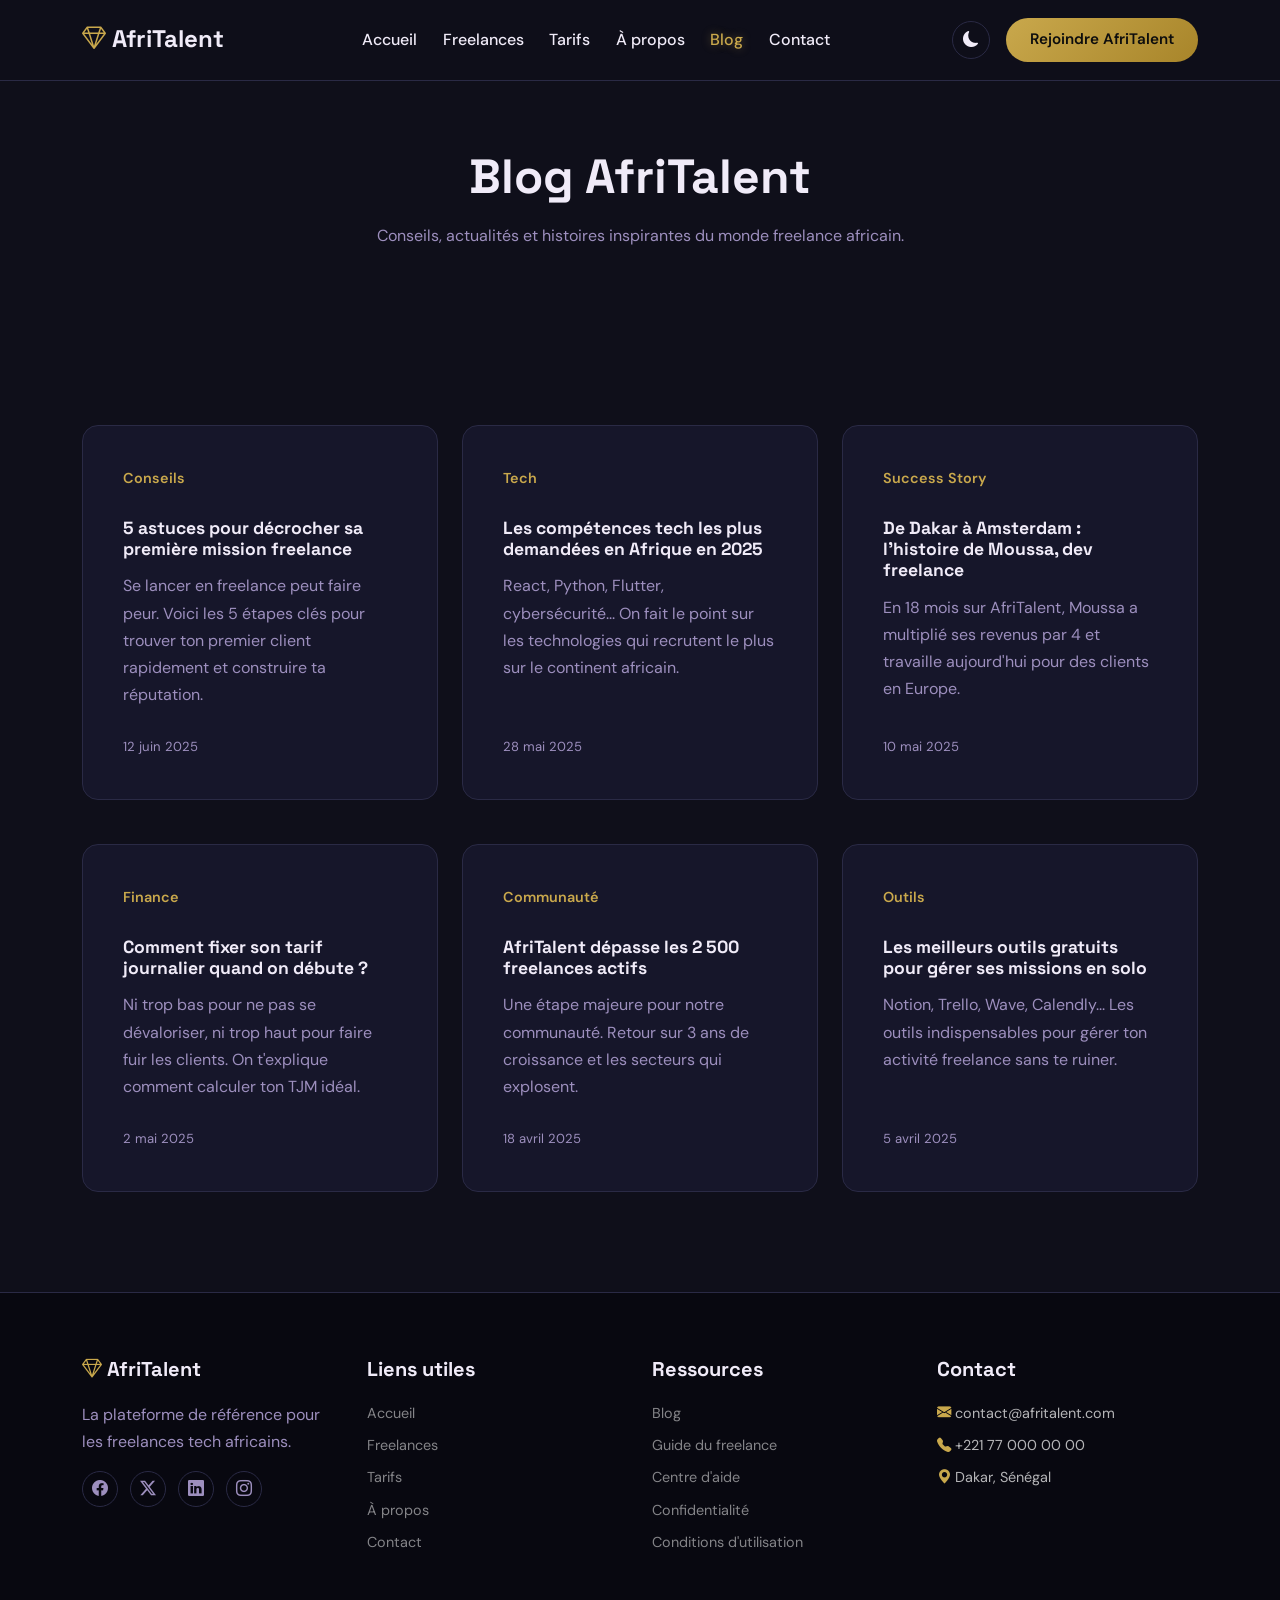
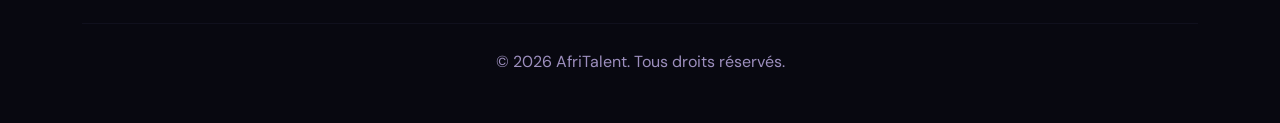
<file: blog.html>
<!DOCTYPE html>
<html lang="fr">
<head>
  <meta charset="UTF-8">
  <meta name="viewport" content="width=device-width, initial-scale=1.0">
  <title>AfriTalent — Blog</title>

  <link href="https://cdn.jsdelivr.net/npm/bootstrap@5.3.3/dist/css/bootstrap.min.css" rel="stylesheet">
  <link href="https://cdn.jsdelivr.net/npm/bootstrap-icons@1.11.3/font/bootstrap-icons.css" rel="stylesheet">
  <link href="https://fonts.googleapis.com/css2?family=Space+Grotesk:wght@700;800&family=DM+Sans:wght@400;500&display=swap" rel="stylesheet">
  <link rel="stylesheet" href="css/style.css">
</head>
<body>

  <!-- navbar -->
  <header>
    <nav class="navbar navbar-expand-lg fixed-top" id="barre-nav">
      <div class="container">

        <a class="navbar-brand" href="index.html">
          <i class="bi bi-gem"></i> AfriTalent
        </a>

        <button class="navbar-toggler" type="button"
          data-bs-toggle="collapse"
          data-bs-target="#menu-principal"
          aria-controls="menu-principal"
          aria-expanded="false"
          aria-label="Ouvrir le menu">
          <span class="navbar-toggler-icon"></span>
        </button>

        <div class="collapse navbar-collapse" id="menu-principal">
          <ul class="navbar-nav mx-auto">
            <li class="nav-item"><a class="nav-link" href="index.html">Accueil</a></li>
            <li class="nav-item"><a class="nav-link" href="freelances.html">Freelances</a></li>
            <li class="nav-item"><a class="nav-link" href="tarifs.html">Tarifs</a></li>
            <li class="nav-item"><a class="nav-link" href="about.html">À propos</a></li>
            <li class="nav-item"><a class="nav-link active" href="blog.html">Blog</a></li>
            <li class="nav-item"><a class="nav-link" href="contact.html">Contact</a></li>
          </ul>
          <div class="d-flex align-items-center gap-3">
            <button id="bouton-theme" aria-label="Changer le thème">
              <i class="bi bi-moon-fill"></i>
            </button>
            <a href="freelances.html" class="btn btn-inscription">Rejoindre AfriTalent</a>
          </div>
        </div>

      </div>
    </nav>
  </header>

  <main>

    <!-- en-tête page -->
    <section id="entete-page">
      <div class="container text-center">
        <h1>Blog AfriTalent</h1>
        <p>Conseils, actualités et histoires inspirantes du monde freelance africain.</p>
      </div>
    </section>

    <!-- articles -->
    <section id="liste-articles">
      <div class="container">
        <div class="row g-4">

          <!-- Article 1 -->
          <div class="col-lg-4 col-md-6">
            <div class="carte-bento">
              <span class="poste-membre">Conseils</span>
              <h3>5 astuces pour décrocher sa première mission freelance</h3>
              <p>Se lancer en freelance peut faire peur. Voici les 5 étapes clés pour trouver ton premier client rapidement et construire ta réputation.</p>
              <small>12 juin 2025</small>
            </div>
          </div>

          <!-- Article 2 -->
          <div class="col-lg-4 col-md-6">
            <div class="carte-bento">
              <span class="poste-membre">Tech</span>
              <h3>Les compétences tech les plus demandées en Afrique en 2025</h3>
              <p>React, Python, Flutter, cybersécurité... On fait le point sur les technologies qui recrutent le plus sur le continent africain.</p>
              <small>28 mai 2025</small>
            </div>
          </div>

          <!-- Article 3 -->
          <div class="col-lg-4 col-md-6">
            <div class="carte-bento">
              <span class="poste-membre">Success Story</span>
              <h3>De Dakar à Amsterdam : l'histoire de Moussa, dev freelance</h3>
              <p>En 18 mois sur AfriTalent, Moussa a multiplié ses revenus par 4 et travaille aujourd'hui pour des clients en Europe.</p>
              <small>10 mai 2025</small>
            </div>
          </div>

          <!-- Article 4 -->
          <div class="col-lg-4 col-md-6">
            <div class="carte-bento">
              <span class="poste-membre">Finance</span>
              <h3>Comment fixer son tarif journalier quand on débute ?</h3>
              <p>Ni trop bas pour ne pas se dévaloriser, ni trop haut pour faire fuir les clients. On t'explique comment calculer ton TJM idéal.</p>
              <small>2 mai 2025</small>
            </div>
          </div>

          <!-- Article 5 -->
          <div class="col-lg-4 col-md-6">
            <div class="carte-bento">
              <span class="poste-membre">Communauté</span>
              <h3>AfriTalent dépasse les 2 500 freelances actifs</h3>
              <p>Une étape majeure pour notre communauté. Retour sur 3 ans de croissance et les secteurs qui explosent.</p>
              <small>18 avril 2025</small>
            </div>
          </div>

          <!-- Article 6 -->
          <div class="col-lg-4 col-md-6">
            <div class="carte-bento">
              <span class="poste-membre">Outils</span>
              <h3>Les meilleurs outils gratuits pour gérer ses missions en solo</h3>
              <p>Notion, Trello, Wave, Calendly... Les outils indispensables pour gérer ton activité freelance sans te ruiner.</p>
              <small>5 avril 2025</small>
            </div>
          </div>

        </div>
      </div>
    </section>

  </main>

  <!-- footer -->
  <footer id="pied-de-page">
    <div class="container">
      <div class="row g-4">
        <div class="col-lg-3 col-md-6">
          <h5><i class="bi bi-gem"></i> AfriTalent</h5>
          <p>La plateforme de référence pour les freelances tech africains.</p>
          <div class="icones-reseaux">
            <a href="#" aria-label="Facebook"><i class="bi bi-facebook"></i></a>
            <a href="#" aria-label="Twitter"><i class="bi bi-twitter-x"></i></a>
            <a href="#" aria-label="LinkedIn"><i class="bi bi-linkedin"></i></a>
            <a href="#" aria-label="Instagram"><i class="bi bi-instagram"></i></a>
          </div>
        </div>
        <div class="col-lg-3 col-md-6">
          <h5>Liens utiles</h5>
          <ul>
            <li><a href="index.html">Accueil</a></li>
            <li><a href="freelances.html">Freelances</a></li>
            <li><a href="tarifs.html">Tarifs</a></li>
            <li><a href="about.html">À propos</a></li>
            <li><a href="contact.html">Contact</a></li>
          </ul>
        </div>
        <div class="col-lg-3 col-md-6">
          <h5>Ressources</h5>
          <ul>
            <li><a href="blog.html">Blog</a></li>
            <li><a href="#">Guide du freelance</a></li>
            <li><a href="#">Centre d'aide</a></li>
            <li><a href="#">Confidentialité</a></li>
            <li><a href="#">Conditions d'utilisation</a></li>
          </ul>
        </div>
        <div class="col-lg-3 col-md-6">
          <h5>Contact</h5>
          <ul>
            <li><i class="bi bi-envelope-fill"></i> contact@afritalent.com</li>
            <li><i class="bi bi-telephone-fill"></i> +221 77 000 00 00</li>
            <li><i class="bi bi-geo-alt-fill"></i> Dakar, Sénégal</li>
          </ul>
        </div>
      </div>
      <hr>
      <p class="text-center">
        &copy; <span id="annee-courante"></span> AfriTalent. Tous droits réservés.
      </p>
    </div>
  </footer>

  <button id="bouton-haut" aria-label="Retour en haut de la page">
    <i class="bi bi-arrow-up"></i>
  </button>

  <script src="https://cdn.jsdelivr.net/npm/bootstrap@5.3.3/dist/js/bootstrap.bundle.min.js"></script>
  <script src="js/main.js"></script>

</body>
</html>
</file>
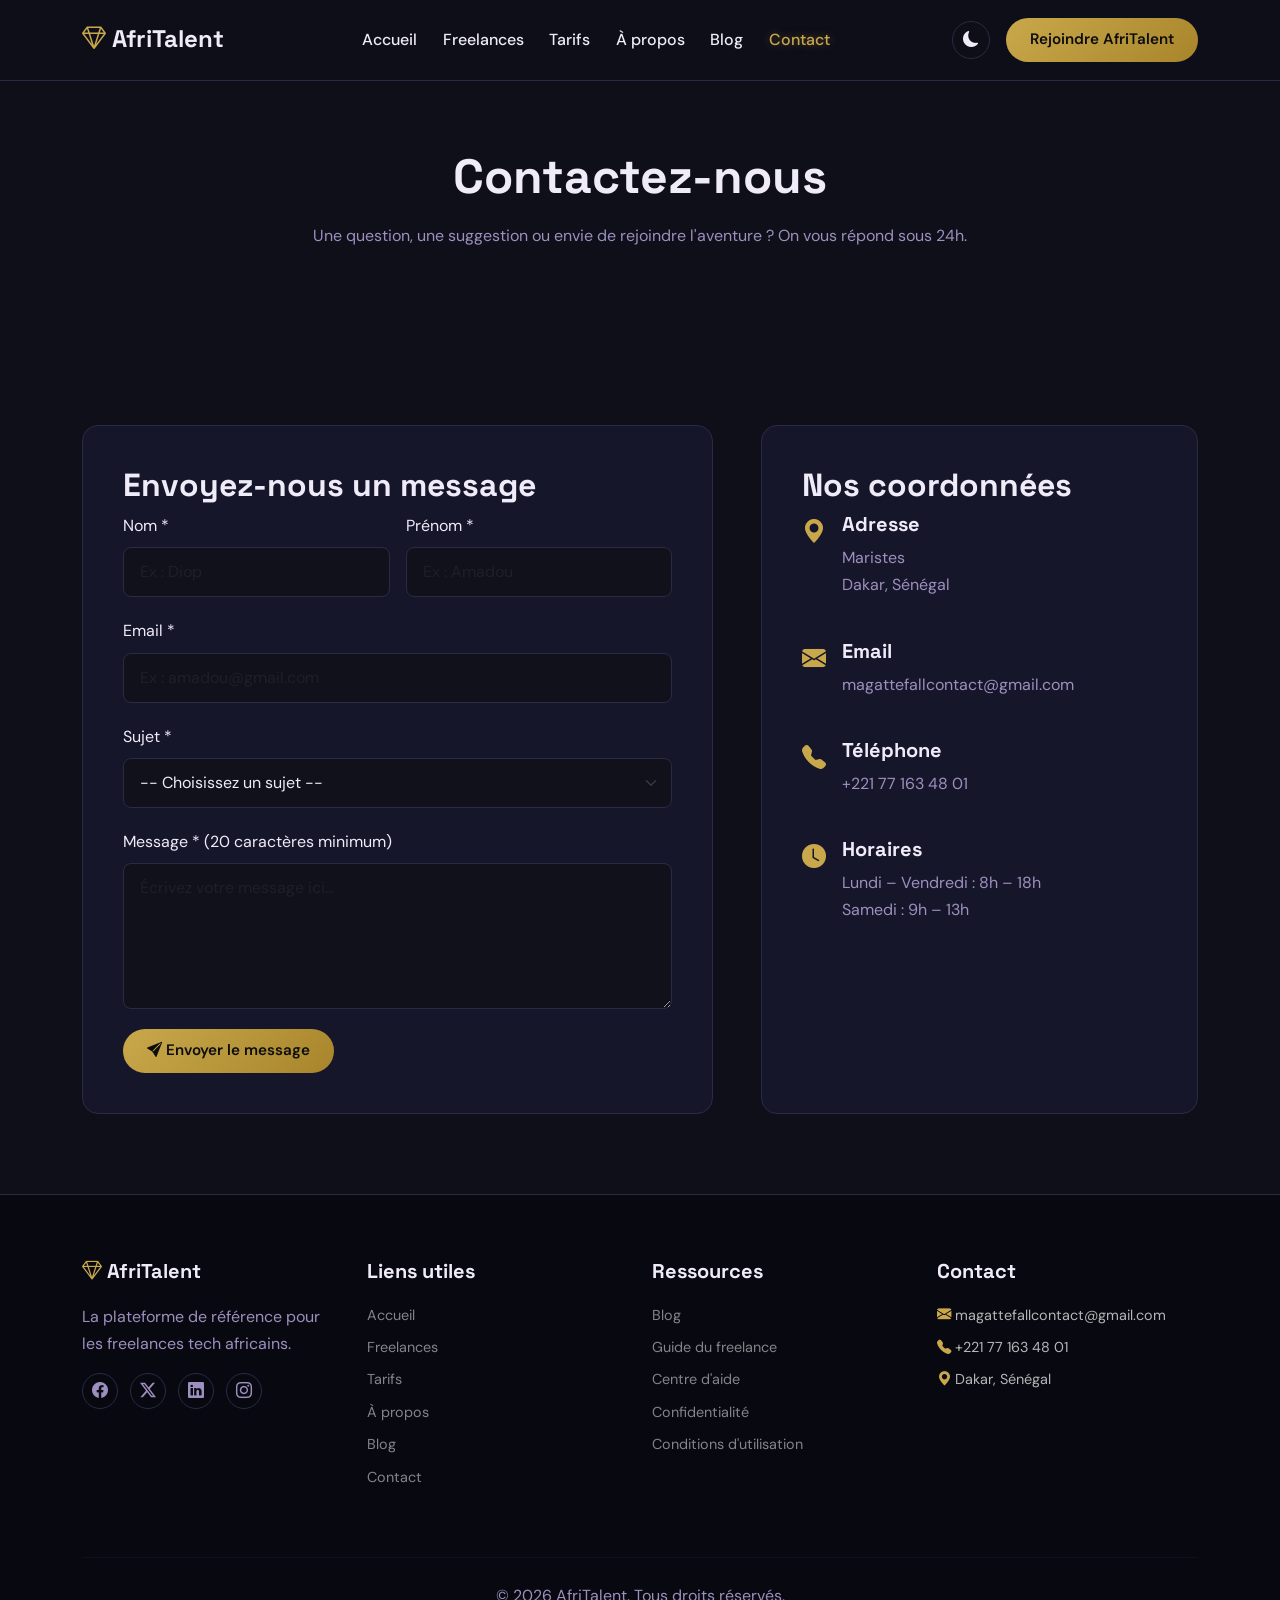
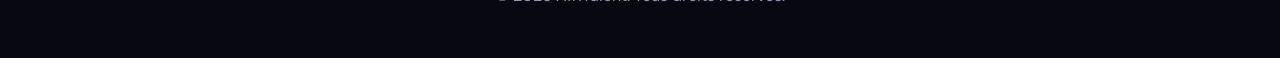
<file: contact.html>
<!DOCTYPE html>
<html lang="fr">
<head>
  <meta charset="UTF-8">
  <meta name="viewport" content="width=device-width, initial-scale=1.0">
  <title>AfriTalent — Contact</title>

  <link href="https://cdn.jsdelivr.net/npm/bootstrap@5.3.3/dist/css/bootstrap.min.css" rel="stylesheet">
  <link href="https://cdn.jsdelivr.net/npm/bootstrap-icons@1.11.3/font/bootstrap-icons.css" rel="stylesheet">
  <link href="https://fonts.googleapis.com/css2?family=Syne:wght@700;800&family=DM+Sans:wght@400;500&display=swap" rel="stylesheet">
  <link rel="stylesheet" href="css/style.css">
</head>
<body>

  <!-- navbar -->
  <header>
    <nav class="navbar navbar-expand-lg fixed-top" id="barre-nav">
      <div class="container">

        <a class="navbar-brand" href="index.html">
          <i class="bi bi-gem"></i> AfriTalent
        </a>

        <button class="navbar-toggler" type="button"
          data-bs-toggle="collapse"
          data-bs-target="#menu-principal"
          aria-controls="menu-principal"
          aria-expanded="false"
          aria-label="Ouvrir le menu">
          <span class="navbar-toggler-icon"></span>
        </button>

        <div class="collapse navbar-collapse" id="menu-principal">
          <ul class="navbar-nav mx-auto">
            <li class="nav-item"><a class="nav-link" href="index.html">Accueil</a></li>
            <li class="nav-item"><a class="nav-link" href="freelances.html">Freelances</a></li>
            <li class="nav-item"><a class="nav-link" href="tarifs.html">Tarifs</a></li>
            <li class="nav-item"><a class="nav-link" href="about.html">À propos</a></li>
            <li class="nav-item"><a class="nav-link" href="blog.html">Blog</a></li>
            <li class="nav-item"><a class="nav-link active" href="contact.html">Contact</a></li>
          </ul>
          <div class="d-flex align-items-center gap-3">
            <button id="bouton-theme" aria-label="Changer le thème">
              <i class="bi bi-moon-fill"></i>
            </button>
            <a href="freelances.html" class="btn btn-inscription">Rejoindre AfriTalent</a>
          </div>
        </div>

      </div>
    </nav>
  </header>

  <main>

    <!-- en-tête page -->
    <section id="entete-page">
      <div class="container text-center">
        <h1>Contactez-nous</h1>
        <p>Une question, une suggestion ou envie de rejoindre l'aventure ? On vous répond sous 24h.</p>
      </div>
    </section>

    <!-- formulaire + infos -->
    <section id="section-contact">
      <div class="container">
        <div class="row g-5">

          <!-- formulaire -->
          <div class="col-lg-7">
            <div class="boite-formulaire">
              <h2>Envoyez-nous un message</h2>

              <div id="formulaire-contact">

                <div class="row g-3">
                  <div class="col-md-6">
                    <label for="champ-nom" class="form-label">Nom *</label>
                    <input type="text" class="form-control" id="champ-nom" placeholder="Ex : Diop">
                    <span class="message-erreur" id="erreur-nom"></span>
                  </div>
                  <div class="col-md-6">
                    <label for="champ-prenom" class="form-label">Prénom *</label>
                    <input type="text" class="form-control" id="champ-prenom" placeholder="Ex : Amadou">
                    <span class="message-erreur" id="erreur-prenom"></span>
                  </div>
                </div>

                <div class="champ-groupe">
                  <label for="champ-email" class="form-label">Email *</label>
                  <input type="email" class="form-control" id="champ-email" placeholder="Ex : amadou@gmail.com">
                  <span class="message-erreur" id="erreur-email"></span>
                </div>

                <div class="champ-groupe">
                  <label for="champ-sujet" class="form-label">Sujet *</label>
                  <select class="form-select" id="champ-sujet">
                    <option value="">-- Choisissez un sujet --</option>
                    <option value="inscription">Inscription à la plateforme</option>
                    <option value="mission">Proposer une mission</option>
                    <option value="probleme">Signaler un problème</option>
                    <option value="partenariat">Partenariat</option>
                    <option value="autre">Autre</option>
                  </select>
                  <span class="message-erreur" id="erreur-sujet"></span>
                </div>

                <div class="champ-groupe">
                  <label for="champ-message" class="form-label">Message * (20 caractères minimum)</label>
                  <textarea class="form-control" id="champ-message" rows="5" placeholder="Écrivez votre message ici..."></textarea>
                  <span class="message-erreur" id="erreur-message"></span>
                </div>

                <button type="button" class="btn btn-vert" id="bouton-envoyer">
                  <i class="bi bi-send-fill"></i> Envoyer le message
                </button>

                <div id="message-succes" class="alerte-succes" style="display: none;">
                  <i class="bi bi-check-circle-fill"></i>
                  Votre message a bien été envoyé ! Nous vous répondrons sous 24h.
                </div>

              </div>
            </div>
          </div>

          <!-- infos contact -->
          <div class="col-lg-5">
            <div class="boite-infos-contact">
              <h2>Nos coordonnées</h2>

              <div class="info-contact-ligne">
                <i class="bi bi-geo-alt-fill icone-contact"></i>
                <div>
                  <h5>Adresse</h5>
                  <p>Maristes<br>Dakar, Sénégal</p>
                </div>
              </div>

              <div class="info-contact-ligne">
                <i class="bi bi-envelope-fill icone-contact"></i>
                <div>
                  <h5>Email</h5>
                  <p>magattefallcontact@gmail.com</p>
                </div>
              </div>

              <div class="info-contact-ligne">
                <i class="bi bi-telephone-fill icone-contact"></i>
                <div>
                  <h5>Téléphone</h5>
                  <p>+221 77 163 48 01</p>
                </div>
              </div>

              <div class="info-contact-ligne">
                <i class="bi bi-clock-fill icone-contact"></i>
                <div>
                  <h5>Horaires</h5>
                  <p>Lundi – Vendredi : 8h – 18h<br>Samedi : 9h – 13h</p>
                </div>
              </div>
            </div>

           </div>

        </div>
      </div>
    </section>

  </main>

  <!-- footer -->
  <footer id="pied-de-page">
    <div class="container">
      <div class="row g-4">
        <div class="col-lg-3 col-md-6">
          <h5><i class="bi bi-gem"></i> AfriTalent</h5>
          <p>La plateforme de référence pour les freelances tech africains.</p>
          <div class="icones-reseaux">
            <a href="#" aria-label="Facebook"><i class="bi bi-facebook"></i></a>
            <a href="#" aria-label="Twitter"><i class="bi bi-twitter-x"></i></a>
            <a href="#" aria-label="LinkedIn"><i class="bi bi-linkedin"></i></a>
            <a href="#" aria-label="Instagram"><i class="bi bi-instagram"></i></a>
          </div>
        </div>
        <div class="col-lg-3 col-md-6">
          <h5>Liens utiles</h5>
          <ul>
            <li><a href="index.html">Accueil</a></li>
            <li><a href="freelances.html">Freelances</a></li>
            <li><a href="tarifs.html">Tarifs</a></li>
            <li><a href="about.html">À propos</a></li>
            <li><a href="blog.html">Blog</a></li>
            <li><a href="contact.html">Contact</a></li>
          </ul>
        </div>
        <div class="col-lg-3 col-md-6">
          <h5>Ressources</h5>
          <ul>
            <li><a href="#">Blog</a></li>
            <li><a href="#">Guide du freelance</a></li>
            <li><a href="#">Centre d'aide</a></li>
            <li><a href="#">Confidentialité</a></li>
            <li><a href="#">Conditions d'utilisation</a></li>
          </ul>
        </div>
        <div class="col-lg-3 col-md-6">
          <h5>Contact</h5>
          <ul>
            <li><i class="bi bi-envelope-fill"></i> magattefallcontact@gmail.com</li>
            <li><i class="bi bi-telephone-fill"></i> +221 77 163 48 01</li>
            <li><i class="bi bi-geo-alt-fill"></i> Dakar, Sénégal</li>
          </ul>
        </div>
      </div>
      <hr>
      <p class="text-center">
        &copy; <span id="annee-courante"></span> AfriTalent. Tous droits réservés.
      </p>
    </div>
  </footer>

  <button id="bouton-haut" aria-label="Retour en haut de la page">
    <i class="bi bi-arrow-up"></i>
  </button>

  <script src="https://cdn.jsdelivr.net/npm/bootstrap@5.3.3/dist/js/bootstrap.bundle.min.js"></script>
  <script src="js/main.js"></script>

</body>
</html>
</file>
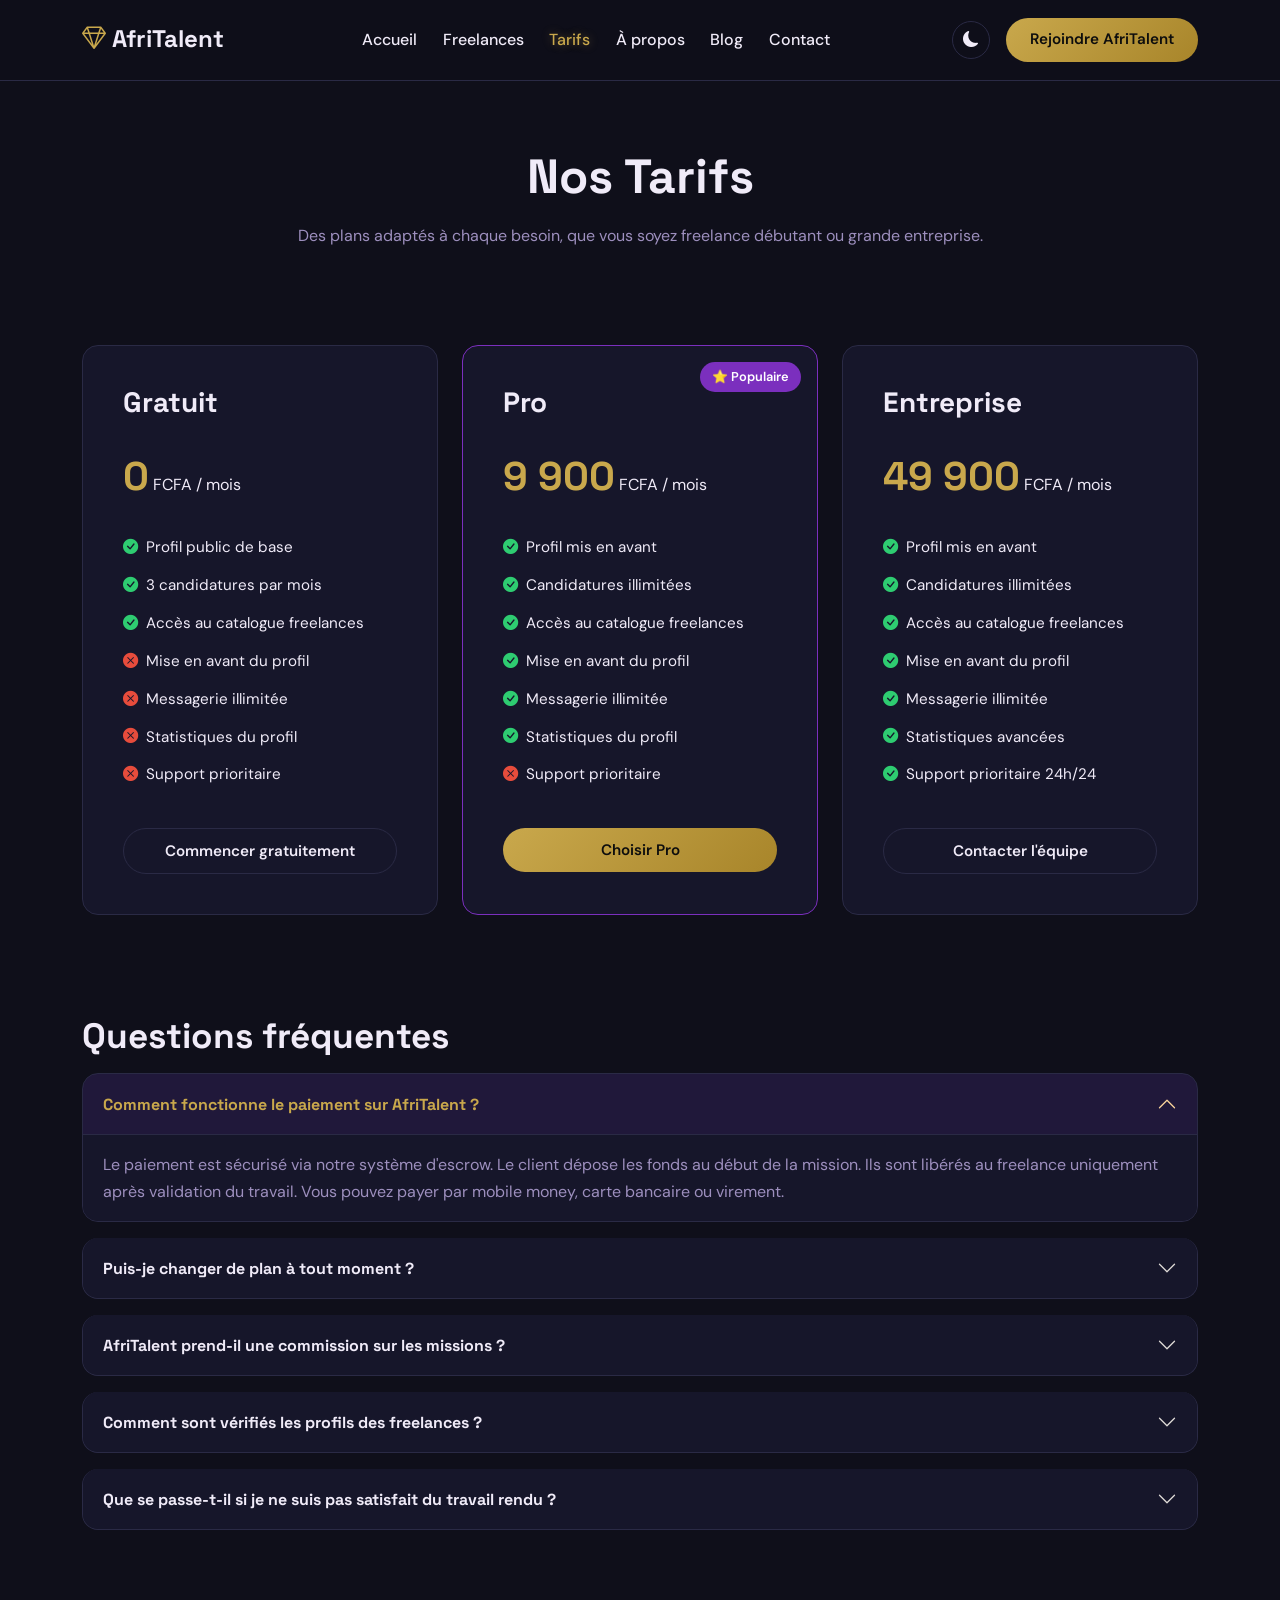
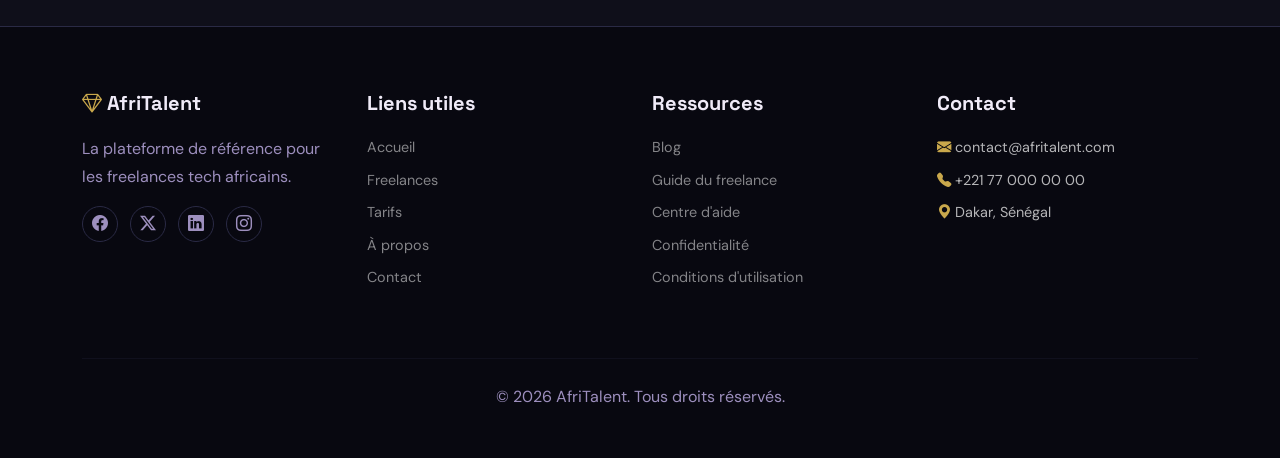
<file: tarifs.html>
<!DOCTYPE html>
<html lang="fr">
<head>
  <meta charset="UTF-8">
  <meta name="viewport" content="width=device-width, initial-scale=1.0">
  <title>AfriTalent — Tarifs</title>

  <link href="https://cdn.jsdelivr.net/npm/bootstrap@5.3.3/dist/css/bootstrap.min.css" rel="stylesheet">
  <link href="https://cdn.jsdelivr.net/npm/bootstrap-icons@1.11.3/font/bootstrap-icons.css" rel="stylesheet">
  <link href="https://fonts.googleapis.com/css2?family=Syne:wght@700;800&family=DM+Sans:wght@400;500&display=swap" rel="stylesheet">
  <link rel="stylesheet" href="css/style.css">
</head>
<body>

  <!-- navbar -->
  <header>
    <nav class="navbar navbar-expand-lg fixed-top" id="barre-nav">
      <div class="container">

        <a class="navbar-brand" href="index.html">
          <i class="bi bi-gem"></i> AfriTalent
        </a>

        <button class="navbar-toggler" type="button"
          data-bs-toggle="collapse"
          data-bs-target="#menu-principal"
          aria-controls="menu-principal"
          aria-expanded="false"
          aria-label="Ouvrir le menu">
          <span class="navbar-toggler-icon"></span>
        </button>

        <div class="collapse navbar-collapse" id="menu-principal">
          <ul class="navbar-nav mx-auto">
            <li class="nav-item"><a class="nav-link" href="index.html">Accueil</a></li>
            <li class="nav-item"><a class="nav-link" href="freelances.html">Freelances</a></li>
            <li class="nav-item"><a class="nav-link active" href="tarifs.html">Tarifs</a></li>
            <li class="nav-item"><a class="nav-link" href="about.html">À propos</a></li>
            <li class="nav-item"><a class="nav-link" href="blog.html">Blog</a></li>
            <li class="nav-item"><a class="nav-link" href="contact.html">Contact</a></li>
          </ul>
          <div class="d-flex align-items-center gap-3">
            <button id="bouton-theme" aria-label="Changer le thème">
              <i class="bi bi-moon-fill"></i>
            </button>
            <a href="freelances.html" class="btn btn-inscription">Rejoindre AfriTalent</a>
          </div>
        </div>

      </div>
    </nav>
  </header>

  <main>

    <!-- en-tête page -->
    <section id="entete-page">
      <div class="container text-center">
        <h1>Nos Tarifs</h1>
        <p>Des plans adaptés à chaque besoin, que vous soyez freelance débutant ou grande entreprise.</p>
      </div>
    </section>

    <!-- plans tarifaires -->
    <section id="plans">
      <div class="container">
        <div class="row g-4 justify-content-center">

          <!-- Plan Gratuit -->
          <div class="col-lg-4 col-md-6">
            <div class="carte-plan">
              <h3>Gratuit</h3>
              <div class="prix-plan">
                <span class="montant">0</span>
                <span class="devise">FCFA / mois</span>
              </div>
              <ul class="liste-fonctionnalites">
                <li><i class="bi bi-check-circle-fill texte-vert"></i> Profil public de base</li>
                <li><i class="bi bi-check-circle-fill texte-vert"></i> 3 candidatures par mois</li>
                <li><i class="bi bi-check-circle-fill texte-vert"></i> Accès au catalogue freelances</li>
                <li><i class="bi bi-x-circle-fill texte-rouge"></i> Mise en avant du profil</li>
                <li><i class="bi bi-x-circle-fill texte-rouge"></i> Messagerie illimitée</li>
                <li><i class="bi bi-x-circle-fill texte-rouge"></i> Statistiques du profil</li>
                <li><i class="bi bi-x-circle-fill texte-rouge"></i> Support prioritaire</li>
              </ul>
              <a href="contact.html" class="btn btn-plan-contour">Commencer gratuitement</a>
            </div>
          </div>

          <!-- Plan Pro -->
          <div class="col-lg-4 col-md-6">
            <div class="carte-plan carte-plan-populaire">
              <span class="badge-populaire">⭐ Populaire</span>
              <h3>Pro</h3>
              <div class="prix-plan">
                <span class="montant">9 900</span>
                <span class="devise">FCFA / mois</span>
              </div>
              <ul class="liste-fonctionnalites">
                <li><i class="bi bi-check-circle-fill texte-vert"></i> Profil mis en avant</li>
                <li><i class="bi bi-check-circle-fill texte-vert"></i> Candidatures illimitées</li>
                <li><i class="bi bi-check-circle-fill texte-vert"></i> Accès au catalogue freelances</li>
                <li><i class="bi bi-check-circle-fill texte-vert"></i> Mise en avant du profil</li>
                <li><i class="bi bi-check-circle-fill texte-vert"></i> Messagerie illimitée</li>
                <li><i class="bi bi-check-circle-fill texte-vert"></i> Statistiques du profil</li>
                <li><i class="bi bi-x-circle-fill texte-rouge"></i> Support prioritaire</li>
              </ul>
              <a href="contact.html" class="btn btn-plan-vert">Choisir Pro</a>
            </div>
          </div>

          <!-- Plan Entreprise -->
          <div class="col-lg-4 col-md-6">
            <div class="carte-plan">
              <h3>Entreprise</h3>
              <div class="prix-plan">
                <span class="montant">49 900</span>
                <span class="devise">FCFA / mois</span>
              </div>
              <ul class="liste-fonctionnalites">
                <li><i class="bi bi-check-circle-fill texte-vert"></i> Profil mis en avant</li>
                <li><i class="bi bi-check-circle-fill texte-vert"></i> Candidatures illimitées</li>
                <li><i class="bi bi-check-circle-fill texte-vert"></i> Accès au catalogue freelances</li>
                <li><i class="bi bi-check-circle-fill texte-vert"></i> Mise en avant du profil</li>
                <li><i class="bi bi-check-circle-fill texte-vert"></i> Messagerie illimitée</li>
                <li><i class="bi bi-check-circle-fill texte-vert"></i> Statistiques avancées</li>
                <li><i class="bi bi-check-circle-fill texte-vert"></i> Support prioritaire 24h/24</li>
              </ul>
              <a href="contact.html" class="btn btn-plan-contour">Contacter l'équipe</a>
            </div>
          </div>

        </div>
      </div>
    </section>

    <!-- FAQ accordion -->
    <section id="faq">
      <div class="container">
        <h2 class="titre-section">Questions fréquentes</h2>

        <div class="accordion" id="accordeon-faq">

          <div class="accordion-item">
            <h2 class="accordion-header">
              <button class="accordion-button" type="button"
                data-bs-toggle="collapse"
                data-bs-target="#question1"
                aria-expanded="true"
                aria-controls="question1">
                Comment fonctionne le paiement sur AfriTalent ?
              </button>
            </h2>
            <div id="question1" class="accordion-collapse collapse show" data-bs-parent="#accordeon-faq">
              <div class="accordion-body">
                Le paiement est sécurisé via notre système d'escrow. Le client dépose les fonds au début de la mission. Ils sont libérés au freelance uniquement après validation du travail. Vous pouvez payer par mobile money, carte bancaire ou virement.
              </div>
            </div>
          </div>

          <div class="accordion-item">
            <h2 class="accordion-header">
              <button class="accordion-button collapsed" type="button"
                data-bs-toggle="collapse"
                data-bs-target="#question2"
                aria-expanded="false"
                aria-controls="question2">
                Puis-je changer de plan à tout moment ?
              </button>
            </h2>
            <div id="question2" class="accordion-collapse collapse" data-bs-parent="#accordeon-faq">
              <div class="accordion-body">
                Oui, vous pouvez passer d'un plan à un autre à tout moment depuis votre tableau de bord. Le changement prend effet immédiatement et la facturation est ajustée au prorata.
              </div>
            </div>
          </div>

          <div class="accordion-item">
            <h2 class="accordion-header">
              <button class="accordion-button collapsed" type="button"
                data-bs-toggle="collapse"
                data-bs-target="#question3"
                aria-expanded="false"
                aria-controls="question3">
                AfriTalent prend-il une commission sur les missions ?
              </button>
            </h2>
            <div id="question3" class="accordion-collapse collapse" data-bs-parent="#accordeon-faq">
              <div class="accordion-body">
                AfriTalent prend une commission de 10% pour les comptes Gratuit, 7% pour les comptes Pro et 5% pour les comptes Entreprise. Cette commission couvre la sécurisation du paiement et le support.
              </div>
            </div>
          </div>

          <div class="accordion-item">
            <h2 class="accordion-header">
              <button class="accordion-button collapsed" type="button"
                data-bs-toggle="collapse"
                data-bs-target="#question4"
                aria-expanded="false"
                aria-controls="question4">
                Comment sont vérifiés les profils des freelances ?
              </button>
            </h2>
            <div id="question4" class="accordion-collapse collapse" data-bs-parent="#accordeon-faq">
              <div class="accordion-body">
                Chaque profil est vérifié manuellement par notre équipe. Nous contrôlons l'identité, les compétences déclarées et les références. Les freelances vérifiés obtiennent un badge de confiance visible sur leur profil.
              </div>
            </div>
          </div>

          <div class="accordion-item">
            <h2 class="accordion-header">
              <button class="accordion-button collapsed" type="button"
                data-bs-toggle="collapse"
                data-bs-target="#question5"
                aria-expanded="false"
                aria-controls="question5">
                Que se passe-t-il si je ne suis pas satisfait du travail rendu ?
              </button>
            </h2>
            <div id="question5" class="accordion-collapse collapse" data-bs-parent="#accordeon-faq">
              <div class="accordion-body">
                En cas de litige, notre équipe de médiation intervient dans les 48h. Si le travail ne correspond pas au cahier des charges, le remboursement total ou partiel peut être accordé après analyse du dossier.
              </div>
            </div>
          </div>

        </div>
      </div>
    </section>

  </main>

  <!-- footer -->
  <footer id="pied-de-page">
    <div class="container">
      <div class="row g-4">
        <div class="col-lg-3 col-md-6">
          <h5><i class="bi bi-gem"></i> AfriTalent</h5>
          <p>La plateforme de référence pour les freelances tech africains.</p>
          <div class="icones-reseaux">
            <a href="#" aria-label="Facebook"><i class="bi bi-facebook"></i></a>
            <a href="#" aria-label="Twitter"><i class="bi bi-twitter-x"></i></a>
            <a href="#" aria-label="LinkedIn"><i class="bi bi-linkedin"></i></a>
            <a href="#" aria-label="Instagram"><i class="bi bi-instagram"></i></a>
          </div>
        </div>
        <div class="col-lg-3 col-md-6">
          <h5>Liens utiles</h5>
          <ul>
            <li><a href="index.html">Accueil</a></li>
            <li><a href="freelances.html">Freelances</a></li>
            <li><a href="tarifs.html">Tarifs</a></li>
            <li><a href="about.html">À propos</a></li>
            <li><a href="contact.html">Contact</a></li>
          </ul>
        </div>
        <div class="col-lg-3 col-md-6">
          <h5>Ressources</h5>
          <ul>
            <li><a href="#">Blog</a></li>
            <li><a href="#">Guide du freelance</a></li>
            <li><a href="#">Centre d'aide</a></li>
            <li><a href="#">Confidentialité</a></li>
            <li><a href="#">Conditions d'utilisation</a></li>
          </ul>
        </div>
        <div class="col-lg-3 col-md-6">
          <h5>Contact</h5>
          <ul>
            <li><i class="bi bi-envelope-fill"></i> contact@afritalent.com</li>
            <li><i class="bi bi-telephone-fill"></i> +221 77 000 00 00</li>
            <li><i class="bi bi-geo-alt-fill"></i> Dakar, Sénégal</li>
          </ul>
        </div>
      </div>
      <hr>
      <p class="text-center">
        &copy; <span id="annee-courante"></span> AfriTalent. Tous droits réservés.
      </p>
    </div>
  </footer>

  <button id="bouton-haut" aria-label="Retour en haut de la page">
    <i class="bi bi-arrow-up"></i>
  </button>

  <script src="https://cdn.jsdelivr.net/npm/bootstrap@5.3.3/dist/js/bootstrap.bundle.min.js"></script>
  <script src="js/main.js"></script>

</body>
</html>
</file>
<file: css/style.css>
@import url('https://fonts.googleapis.com/css2?family=Space+Grotesk:wght@700;800&family=DM+Sans:wght@400;500;700&display=swap');

:root {
  --couleur-primaire: #7B2FBE;
  --couleur-secondaire: #0D0D0D;
  --couleur-accent: #C9A84C;
  --couleur-fond: #0F0F1A;
  --couleur-texte: #F0EBF8;
  --couleur-texte-doux: #9D8FBE;
  --couleur-carte: #16162A;
  --couleur-bordure: #2A2A45;
  --police-titre: 'Space Grotesk', sans-serif;
  --police-corps: 'DM Sans', sans-serif;
  --espacement-section: 5rem;
  --rayon-carte: 16px;
  --ombre-carte: 0 4px 24px rgba(123, 47, 190, 0.15);
}

*, *::before, *::after {
  box-sizing: border-box;
  margin: 0;
  padding: 0;
}

html {
  scroll-behavior: smooth;
}

body {
  font-family: var(--police-corps);
  background-color: var(--couleur-fond);
  color: var(--couleur-texte);
  line-height: 1.7;
  transition: background-color 0.3s ease, color 0.3s ease;
}

main {
  padding-top: 100px !important;
}

img {
  max-width: 100%;
  height: auto;
}

a {
  text-decoration: none;
  color: inherit;
}

ul {
  list-style: none;
  padding: 0;
}

h1, h2, h3, h4, h5 {
  font-family: var(--police-titre);
  font-weight: 800;
  color: var(--couleur-texte);
}

p {
  font-family: var(--police-corps);
  color: var(--couleur-texte-doux);
}

.titre-section {
  font-size: 2.2rem;
  margin-bottom: 1rem;
}

.sous-titre-section {
  font-size: 1.1rem;
  margin-bottom: 3rem;
  max-width: 600px;
}

#barre-nav {
  position: fixed !important;
  top: 0;
  left: 0;
  width: 100%;
  z-index: 1030;
  background-color: rgba(15, 15, 26, 0.75) !important;
  backdrop-filter: blur(12px);
  -webkit-backdrop-filter: blur(12px);
  border-bottom: 1px solid var(--couleur-bordure);
  padding: 0.9rem 0;
}

#barre-nav.scrolled {
  background-color: #0F0F1A !important;
  backdrop-filter: blur(8px);
  -webkit-backdrop-filter: blur(8px);
  border-bottom: 1px solid var(--couleur-bordure);
  padding: 0.85rem 0;
  box-shadow: 0 10px 30px rgba(0, 0, 0, 0.5);
}

.navbar-brand {
  font-family: var(--police-titre);
  font-size: 1.5rem;
  font-weight: 800;
  color: var(--couleur-texte) !important;
}
 
.navbar-brand i, .bi-gem {
  color: var(--couleur-accent) !important;
}

.nav-link {
  color: var(--couleur-texte) !important;
  font-weight: 500;
  padding: 0.4rem 0.8rem !important;
  border-radius: 8px;
  transition: color 0.2s ease;
}

.nav-link:hover,
.nav-link.active {
  color: var(--couleur-accent) !important;
  text-shadow: 0 0 10px rgba(201, 168, 76, 0.4);
}

#bouton-theme {
  background: none;
  border: 1px solid var(--couleur-bordure);
  border-radius: 50%;
  width: 38px;
  height: 38px;
  display: flex;
  align-items: center;
  justify-content: center;
  cursor: pointer;
  color: var(--couleur-texte);
  font-size: 1rem;
  transition: all 0.3s ease;
}

#bouton-theme:hover {
  background-color: var(--couleur-primaire);
  color: #fff;
  border-color: var(--couleur-primaire);
}

.btn-inscription,
.btn-vert,
.btn-plan-vert,
.btn-voir-profil,
.btn-blanc {
  background: linear-gradient(135deg, var(--couleur-accent), #A8852A);
  color: var(--couleur-secondaire) !important;
  padding: 0.65rem 1.5rem;
  border-radius: 50px;
  font-weight: 600;
  font-size: 0.95rem;
  transition: all 0.3s ease;
  border: none;
  display: inline-block;
  text-align: center;
}

.btn-inscription:hover,
.btn-vert:hover,
.btn-plan-vert:hover,
.btn-voir-profil:hover,
.btn-blanc:hover {
  background: linear-gradient(135deg, var(--couleur-primaire), #5A1A9A);
  color: #fff !important;
  transform: translateY(-2px);
  box-shadow: 0 4px 15px rgba(123, 47, 190, 0.4);
}

.btn-contour,
.btn-plan-contour {
  background: none;
  border: 1px solid var(--couleur-bordure);
  color: var(--couleur-texte) !important;
  padding: 0.65rem 1.5rem;
  border-radius: 50px;
  font-weight: 600;
  font-size: 0.95rem;
  transition: all 0.3s ease;
  display: inline-block;
  text-align: center;
}

.btn-contour:hover,
.btn-plan-contour:hover {
  border-color: var(--couleur-primaire);
  background: linear-gradient(135deg, var(--couleur-primaire), #5A1A9A);
  color: #fff !important;
  transform: translateY(-2px);
  box-shadow: 0 4px 15px rgba(123, 47, 190, 0.3);
}

#entete-page {
  padding: 3rem 0;
  margin-bottom: 2rem;
}

#entete-page h1 {
  font-size: 3rem;
  margin-bottom: 1rem;
}

.carte-plan,
.carte-membre,
.carte-freelance,
.carte-valeur,
.boite-formulaire,
.boite-infos-contact,
.carte-bento-chiffre,
.carte-bento {
  background-color: var(--couleur-carte);
  border: 1px solid var(--couleur-bordure);
  border-radius: var(--rayon-carte);
  padding: 2.5rem;
  height: 100%;
  position: relative;
  overflow: hidden;
  transition: border-color 0.3s ease, transform 0.3s ease, box-shadow 0.3s ease;
}

.carte-plan:hover,
.carte-membre:hover,
.carte-freelance:hover,
.carte-valeur:hover,
.boite-formulaire:hover,
.carte-bento-chiffre:hover,
.carte-bento:hover {
  border-color: var(--couleur-accent);
  transform: translateY(-5px);
  box-shadow: var(--ombre-carte);
}

.carte-bento.grande {
  grid-row: span 2;
  display: flex;
  flex-direction: column;
  justify-content: center;
}

.carte-bento.large {
  grid-column: span 2;
}

.numero-etape {
  position: absolute;
  top: 1.5rem;
  right: 1.5rem;
  font-family: var(--police-titre);
  font-size: 1.2rem;
  font-weight: 800;
  color: rgba(201, 168, 76, 0.3);
}

.icone-bento, .carte-valeur i {
  font-size: 2.5rem;
  color: var(--couleur-accent);
  margin-bottom: 1.5rem;
  display: inline-block;
}

.carte-bento h3 {
  font-size: 1.4rem;
  margin-bottom: 1rem;
}

.carte-plan-populaire {
  border-color: var(--couleur-primaire);
}

.badge-populaire {
  position: absolute;
  top: 1rem;
  right: 1rem;
  background-color: var(--couleur-primaire);
  color: #fff;
  padding: 0.25rem 0.75rem;
  border-radius: 50px;
  font-size: 0.8rem;
  font-weight: 600;
}

.prix-plan {
  margin: 1.5rem 0;
}

.prix-plan .montant {
  font-family: var(--police-titre);
  font-size: 2.5rem;
  font-weight: 800;
  color: var(--couleur-accent);
}

.liste-fonctionnalites li {
  margin-bottom: 0.75rem;
  display: flex;
  align-items: center;
  gap: 0.5rem;
  font-size: 0.95rem;
}

.texte-vert { color: #2ecc71; }
.texte-rouge { color: #e74c3c; }

.carte-plan .btn, .carte-freelance .btn-voir-profil {
  width: 100%;
  margin-top: 1.5rem;
}

#faq, #liste-freelances, #notre-histoire, #notre-equipe, #nos-valeurs, #chiffres-about, #section-contact, #comment-ca-marche, #categories, #temoignages {
  padding: var(--espacement-section) 0;
}

.grille-bento {
  display: grid;
  grid-template-columns: repeat(3, 1fr);
  gap: 1.5rem;
  margin-top: 2rem;
}

.accordion-item {
  background-color: var(--couleur-carte);
  border: 1px solid var(--couleur-bordure);
  margin-bottom: 1rem;
  border-radius: var(--rayon-carte) !important;
  overflow: hidden;
}

.accordion-button {
  background-color: var(--couleur-carte);
  color: var(--couleur-texte);
  font-family: var(--police-titre);
  font-weight: 700;
  padding: 1.25rem;
  border: none;
}

.accordion-button:not(.collapsed) {
  background-color: rgba(123, 47, 190, 0.1);
  color: var(--couleur-accent);
  box-shadow: none;
}

.accordion-button::after {
  filter: invert(1);
}

.accordion-body {
  background-color: var(--couleur-carte);
  color: var(--couleur-texte-doux);
  border-top: 1px solid var(--couleur-bordure);
}

.photo-membre, .photo-freelance, .photo-temoignage {
  width: 90px;
  height: 90px;
  border-radius: 50%;
  object-fit: cover;
  margin-bottom: 1.5rem;
  border: 2px solid var(--couleur-accent);
}

.photo-temoignage {
  width: 80px;
  height: 80px;
  border: 2px solid var(--couleur-primaire);
  margin: 0 auto 1.5rem;
}

.poste-membre, .specialite {
  color: var(--couleur-accent);
  font-weight: 600;
  font-size: 0.9rem;
  display: block;
  margin-bottom: 1rem;
}

.bio-membre, .bio {
  font-size: 0.9rem;
  margin-bottom: 1.5rem;
}

.reseaux-membre a, .icones-reseaux a {
  display: inline-flex;
  align-items: center;
  justify-content: center;
  width: 36px;
  height: 36px;
  border-radius: 50%;
  border: 1px solid var(--couleur-bordure);
  color: var(--couleur-texte-doux);
  margin-right: 0.5rem;
  transition: all 0.3s ease;
}

.reseaux-membre a:hover, .icones-reseaux a:hover {
  background-color: var(--couleur-primaire);
  border-color: var(--couleur-primaire);
  color: #fff;
}

.chiffre-anime {
  font-family: var(--police-titre);
  font-size: 2.8rem;
  font-weight: 800;
  color: var(--couleur-accent);
}

.image-arrondie, #hero .img-fluid {
  border-radius: var(--rayon-carte);
  border: 1px solid var(--couleur-bordure);
  box-shadow: var(--ombre-carte);
}

.boutons-filtres {
  display: flex;
  gap: 0.75rem;
  flex-wrap: wrap;
  margin-bottom: 2.5rem;
  justify-content: center;
}

.btn-filtre {
  background: none;
  border: 1px solid var(--couleur-bordure);
  color: var(--couleur-texte);
  padding: 0.5rem 1.25rem;
  border-radius: 50px;
  font-weight: 500;
  font-size: 0.9rem;
  transition: all 0.3s ease;
}

.btn-filtre.actif, .btn-filtre:hover {
  background-color: var(--couleur-accent);
  border-color: var(--couleur-accent);
  color: var(--couleur-secondaire);
}

.infos-freelance {
  display: flex;
  justify-content: space-between;
  align-items: center;
  margin-bottom: 1.5rem;
  border-top: 1px solid var(--couleur-bordure);
  padding-top: 1rem;
}

.infos-freelance .tarif {
  font-weight: 600;
  color: var(--couleur-texte);
}

.infos-freelance .note i, .etoiles {
  color: var(--couleur-accent);
}

.form-control, .form-select {
  background-color: rgba(13, 13, 13, 0.5);
  border: 1px solid var(--couleur-bordure);
  color: var(--couleur-texte);
  padding: 0.75rem 1rem;
  border-radius: 8px;
}

.form-control:focus, .form-select:focus {
  background-color: rgba(13, 13, 13, 0.8);
  border-color: var(--couleur-accent);
  box-shadow: none;
  color: var(--couleur-texte);
}

.champ-groupe, .col-md-6 {
  margin-bottom: 1.25rem;
}

.info-contact-ligne {
  display: flex;
  gap: 1rem;
  margin-bottom: 1.5rem;
}

.icone-contact {
  font-size: 1.5rem;
  color: var(--couleur-accent);
}

.carte-maps {
  border-radius: var(--rayon-carte);
  overflow: hidden;
  border: 1px solid var(--couleur-bordure);
  margin-top: 1.5rem;
}

.carte-categorie {
  background-color: var(--couleur-carte);
  border: 1px solid var(--couleur-bordure);
  border-radius: var(--rayon-carte);
  padding: 2rem;
  text-align: center;
  height: 100%;
  transition: all 0.3s cubic-bezier(0.25, 0.8, 0.25, 1);
}

.carte-categorie i {
  font-size: 2.5rem;
  color: var(--couleur-accent);
  margin-bottom: 1.25rem;
  display: inline-block;
  transition: transform 0.3s ease;
}

.carte-categorie h4 {
  font-size: 1.25rem;
  margin-bottom: 0.5rem;
}

.carte-categorie span {
  font-size: 0.85rem;
  color: var(--couleur-texte-doux);
}

.carte-categorie:hover {
  border-color: var(--couleur-accent);
  transform: translateY(-5px);
  box-shadow: var(--ombre-carte);
}

.carte-categorie:hover i {
  transform: scale(1.1);
}

.carte-temoignage {
  background-color: var(--couleur-carte);
  border: 1px solid var(--couleur-bordure);
  border-radius: var(--rayon-carte);
  padding: 3rem;
  max-width: 650px;
  margin: 0 auto;
  text-align: center;
  box-shadow: var(--ombre-carte);
}

#carousel-temoignages .carousel-control-prev,
#carousel-temoignages .carousel-control-next {
  width: 5%;
}

#bandeau-inscription {
  padding: 5rem 0;
  background: linear-gradient(135deg, var(--couleur-primaire), #4c1a75);
}

#bandeau-inscription h2 {
  font-size: 2.5rem;
  margin-bottom: 1rem;
}

#bandeau-inscription p {
  color: #f0ebf8;
  margin-bottom: 2rem;
}

#hero {
  padding: 6rem 0;
  display: flex;
  align-items: center;
  min-height: 85vh;
}

#hero h1 {
  font-size: 3.5rem;
  line-height: 1.1;
  margin-bottom: 1.5rem;
  color: var(--couleur-texte);
}

#hero h2 {
  font-size: 1.25rem;
  font-weight: 400;
  color: var(--couleur-texte-doux);
  line-height: 1.6;
  margin-bottom: 2.5rem;
  max-width: 580px;
}

.boutons-hero {
  display: flex;
  gap: 1rem;
  margin-bottom: 4rem;
}

#chiffres-cles {
  border-top: 1px solid var(--couleur-bordure);
  padding-top: 3rem;
}

#pied-de-page {
  background-color: #080810;
  color: rgba(255, 255, 255, 0.7);
  padding: 4rem 0 2rem;
  border-top: 1px solid var(--couleur-bordure);
}

#pied-de-page h5 {
  font-family: var(--police-titre);
  color: var(--couleur-texte);
  font-weight: 700;
  margin-bottom: 1.25rem;
}

#pied-de-page ul li {
  margin-bottom: 0.5rem;
  font-size: 0.9rem;
}

#pied-de-page ul li a {
  color: rgba(255, 255, 255, 0.5);
  transition: color 0.2s;
}

#pied-de-page ul li a:hover, #pied-de-page ul li i {
  color: var(--couleur-accent);
}

#pied-de-page hr {
  border-color: var(--couleur-bordure);
  margin: 2rem 0 1.5rem;
}

#bouton-haut {
  position: fixed;
  bottom: 2rem;
  right: 2rem;
  width: 46px;
  height: 46px;
  border-radius: 50%;
  background: var(--couleur-accent);
  color: var(--couleur-secondaire);
  border: none;
  font-size: 1.2rem;
  cursor: pointer;
  display: none;
  align-items: center;
  justify-content: center;
  z-index: 999;
}

@media (max-width: 992px) {
  .grille-bento {
    grid-template-columns: 1fr;
  }
  .carte-bento.grande,
  .carte-bento.large {
    grid-row: auto;
    grid-column: auto;
  }
  #hero {
    text-align: center;
    padding-top: 4rem;
  }
  .boutons-hero {
    justify-content: center;
  }
  #hero h1 {
    font-size: 2.8rem;
  }
}

/* -- light mode -- */
body.mode-clair {
  --couleur-fond: #f5f0ff;
  --couleur-texte: #1A1A2E;
  --couleur-texte-doux: #5a4a7a;
  --couleur-carte: #ffffff;
  --couleur-bordure: #ddd0f0;
  --ombre-carte: 0 4px 24px rgba(123, 47, 190, 0.1);
}

body.mode-clair #barre-nav {
  background-color: rgba(245, 240, 255, 0.92) !important;
}

body.mode-clair #pied-de-page {
  background-color: #1A1A2E;
}
/* -- fade-in au scroll -- */
.fade-in {
  opacity: 0;
  transform: translateY(30px);
  transition: opacity 0.6s ease, transform 0.6s ease;
}

.fade-in.visible {
  opacity: 1;
  transform: translateY(0);
}
/* -- page blog -- */
#liste-articles {
  padding: var(--espacement-section) 0;
}

#liste-articles .carte-bento {
  display: flex;
  flex-direction: column;
  gap: 0.75rem;
  height: 100%;
}

#liste-articles .carte-bento h3 {
  font-size: 1.1rem;
  margin: 0;
}

#liste-articles .carte-bento small {
  color: var(--couleur-texte-doux);
  font-size: 0.82rem;
  margin-top: auto;
}
/* -- animation lettres hero -- */
#titre-hero .lettre {
  display: inline-block;
}
</file>
